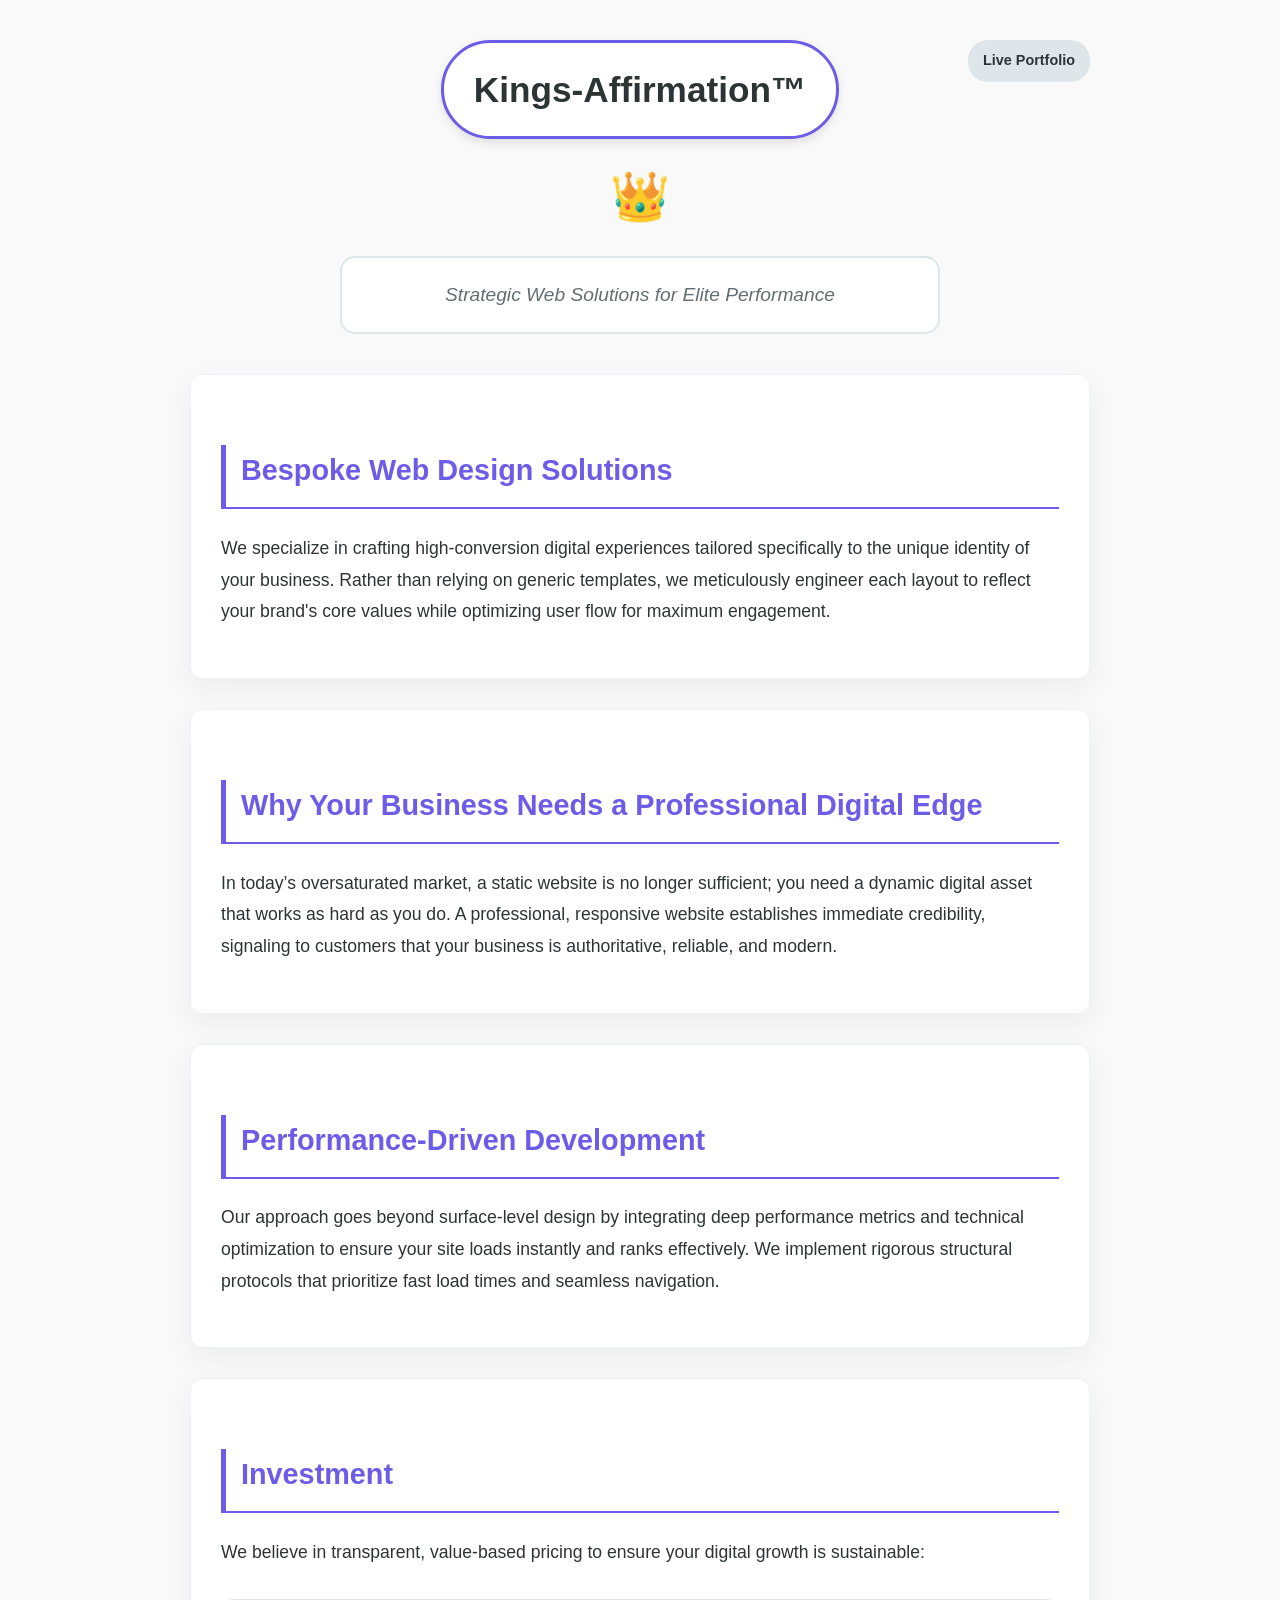
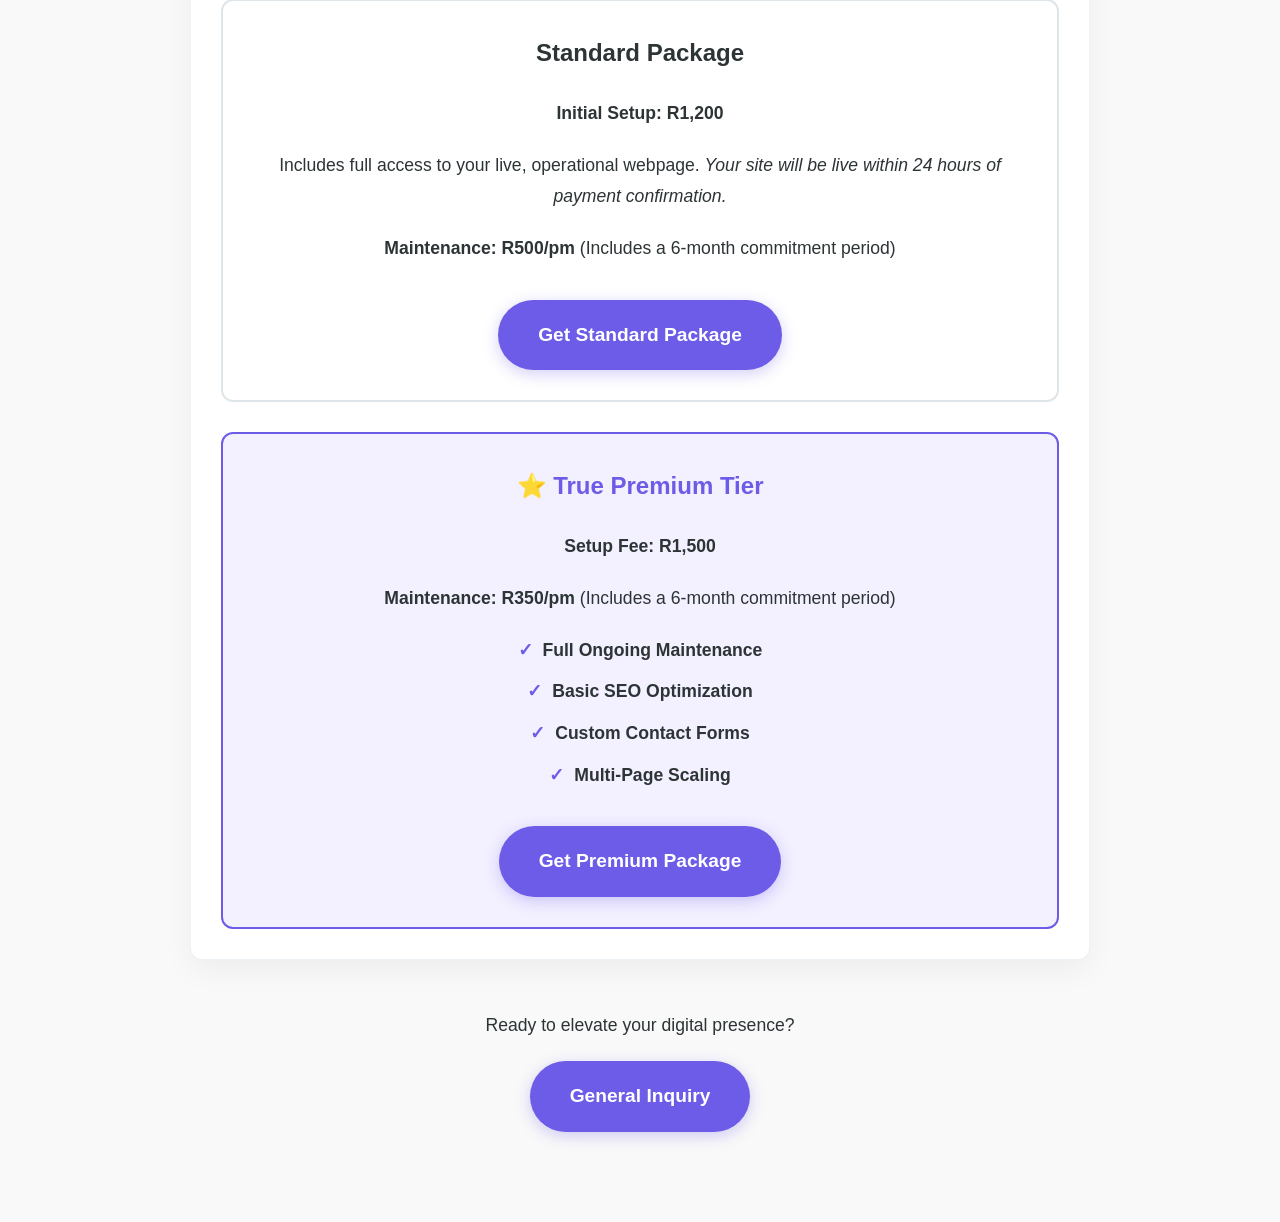
<file: index.html>
<!DOCTYPE html>
<html lang="en">
<head>
    <meta charset="UTF-8">
    <meta name="viewport" content="width=device-width, initial-scale=1.0">
    <title>Kings-Affirmation™ | Digital Excellence</title>
    <!-- Cache busting parameter forces immediate stylesheet refresh -->
    <link rel="stylesheet" href="style.css?v=3">
</head>
<body>

    <header class="main-header">
        <!-- Direct placement inside header container for correct top-right binding -->
        <a href="portfolio.html" class="portfolio-btn">Live Portfolio</a>
        
        <div class="brand-bubble">
            <h1>Kings-Affirmation™</h1>
        </div>
        <div class="crown-icon">👑</div>
        <div class="tagline-box">
            <p class="tagline">Strategic Web Solutions for Elite Performance</p>
        </div>
    </header>

    <main class="content-wrapper">
        <section class="service-card">
            <h2>Bespoke Web Design Solutions</h2>
            <p>We specialize in crafting high-conversion digital experiences tailored specifically to the unique identity of your business. Rather than relying on generic templates, we meticulously engineer each layout to reflect your brand's core values while optimizing user flow for maximum engagement.</p>
        </section>

        <section class="service-card">
            <h2>Why Your Business Needs a Professional Digital Edge</h2>
            <p>In today’s oversaturated market, a static website is no longer sufficient; you need a dynamic digital asset that works as hard as you do. A professional, responsive website establishes immediate credibility, signaling to customers that your business is authoritative, reliable, and modern.</p>
        </section>

        <section class="service-card">
            <h2>Performance-Driven Development</h2>
            <p>Our approach goes beyond surface-level design by integrating deep performance metrics and technical optimization to ensure your site loads instantly and ranks effectively. We implement rigorous structural protocols that prioritize fast load times and seamless navigation.</p>
        </section>

        <section class="service-card pricing-section">
            <h2>Investment</h2>
            <p>We believe in transparent, value-based pricing to ensure your digital growth is sustainable:</p>
            
            <div class="standard-package-card">
                <h3>Standard Package</h3>
                <p><strong>Initial Setup: R1,200</strong></p>
                <p>Includes full access to your live, operational webpage. <em>Your site will be live within 24 hours of payment confirmation.</em></p>
                <p><strong>Maintenance: R500/pm</strong> (Includes a 6-month commitment period)</p>
                <a href="https://wa.me/27672816583?text=Hello%20Israfeel%2C%20I%20am%20interested%20in%20your%20bespoke%20web%20design%20services%20and%20would%20like%20to%20get%20started%20with%20the%20Kings-Affirmation%E2%84%A2%20Standard%20Package.%0APlease%20let%20me%20know%20the%20next%20steps." class="cta-button">Get Standard Package</a>
            </div>

            <div class="premium-bundle">
                <h3>⭐ True Premium Tier</h3>
                <p><strong>Setup Fee: R1,500</strong></p>
                <p><strong>Maintenance: R350/pm</strong> (Includes a 6-month commitment period)</p>
                <ul class="premium-features">
                    <li>Full Ongoing Maintenance</li>
                    <li>Basic SEO Optimization</li>
                    <li>Custom Contact Forms</li>
                    <li>Multi-Page Scaling</li>
                </ul>
                <a href="https://wa.me/27672816583?text=Hello%20Israfeel%2C%20I%20am%20interested%20in%20your%20bespoke%20web%20design%20services%20and%20would%20like%20to%20get%20started%20with%20the%20Kings-Affirmation%E2%84%A2%20Premium%20Package.%20Please%20let%20me%20know%20the%20next%20steps." class="cta-button premium-cta">Get Premium Package</a>
            </div>
        </section>
    </main>

    <footer class="cta-container">
        <p>Ready to elevate your digital presence?</p>
        <a href="https://wa.me/27672816583?text=Hi%20Israfeel%2C%20I%20ve%20got%20some%20questions%20regarding%20Kings-Affirmation%E2%84%A2%2C%20%28%20insert%20inquiry%20%29.%20Please%20get%20back%20to%20me%20as%20soon%20as%20you%20can." class="cta-button">General Inquiry</a>
    </footer>

</body>
</html>
</file>
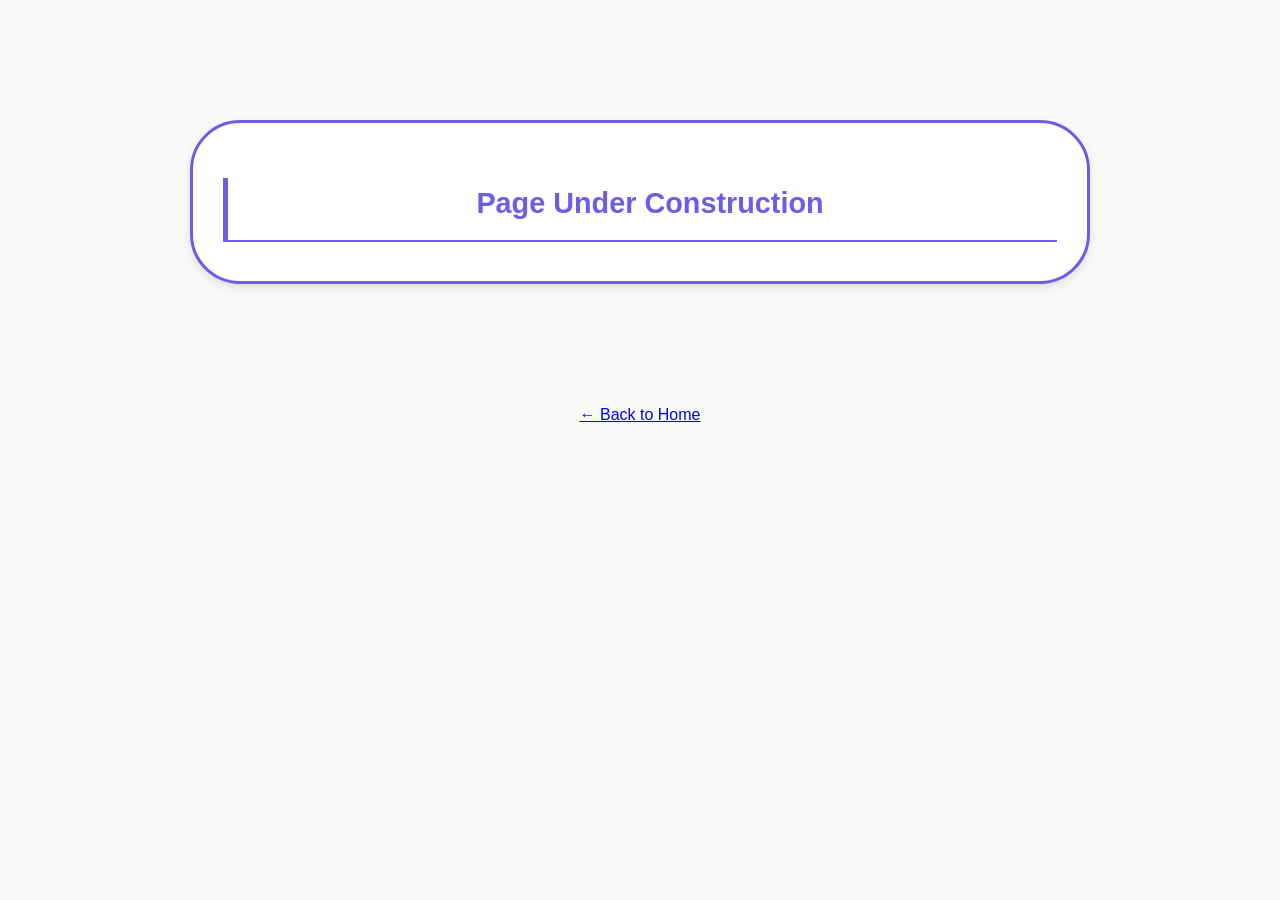
<file: portfolio.html>
<!DOCTYPE html>
<html lang="en">
<head>
    <meta charset="UTF-8">
    <title>Live Portfolio | Kings-Affirmation™</title>
    <link rel="stylesheet" href="style.css">
</head>
<body>
    <div class="content-wrapper" style="text-align: center; margin-top: 100px;">
        <div class="brand-bubble">
            <h2>Page Under Construction</h2>
        </div>
        <br><br>
        <a href="index.html">← Back to Home</a>
    </div>
</body>
</html>
</file>
<file: style.css>
/* Reset and global typography */
body { 
    font-family: 'Segoe UI', Tahoma, Geneva, Verdana, sans-serif; 
    line-height: 1.8; 
    max-width: 900px; 
    margin: 0 auto; 
    padding: 20px 20px 40px 20px; 
    color: #2d3436; 
    background-color: #f9f9f9;
}

/* Header Container Configuration */
.main-header {
    text-align: center;
    margin: 20px 0 40px 0;
    display: flex;
    flex-direction: column;
    align-items: center;
    position: relative; /* Serves as the precise parent coordinates root for the button */
    width: 100%;
}

.brand-bubble {
    background: #ffffff;
    padding: 15px 30px;
    border-radius: 50px;
    display: inline-block;
    border: 3px solid #6c5ce7;
    box-shadow: 0 4px 10px rgba(0,0,0,0.1);
}

.main-header h1 {
    font-size: 2.2rem;
    color: #2d3436;
    margin: 0;
}

.crown-icon { 
    font-size: 3rem; 
    margin: 15px 0; 
}

.tagline-box {
    border: 2px solid #dfe6e9;
    padding: 20px;
    border-radius: 15px;
    background: #ffffff;
    max-width: 600px;
    margin: 0 auto;
    width: 100%;
    box-sizing: border-box;
}

.tagline {
    font-size: 1.2rem;
    color: #636e72;
    font-style: italic;
    margin: 0;
}

/* Portfolio Button Desktop Placement */
.portfolio-btn {
    position: absolute;
    top: 0px; 
    right: 0px; 
    background: #dfe6e9;
    color: #2d3436;
    padding: 8px 15px;
    border-radius: 20px;
    text-decoration: none;
    font-size: 0.9rem;
    font-weight: 600;
    transition: background-color 0.2s;
    z-index: 100;
}

.portfolio-btn:hover {
    background: #b2bec3;
}

/* Headings Styling */
h2 {
    color: #6c5ce7;
    border-left: 5px solid #6c5ce7; 
    border-bottom: 2px solid #6c5ce7;
    padding-bottom: 10px;
    padding-left: 15px;
    margin-top: 40px;
    font-size: 1.8rem;
}

p { 
    margin-bottom: 20px; 
    font-size: 1.1rem; 
}

/* Content Layout Structure */
.content-wrapper {
    display: flex;
    flex-direction: column;
    gap: 30px;
    margin-top: 30px;
}

.service-card {
    background: #ffffff;
    padding: 30px;
    border-radius: 12px;
    box-shadow: 0 10px 30px rgba(0,0,0,0.05);
    border: 1px solid #edf2f7;
}

/* Package Container Component Layouts */
.standard-package-card, .premium-bundle {
    margin-top: 30px;
    padding: 30px;
    border-radius: 12px;
    text-align: center;
    box-sizing: border-box;
}

.standard-package-card {
    background: #ffffff;
    border: 2px solid #dfe6e9;
}

.standard-package-card h3 {
    color: #2d3436;
    margin-top: 0;
    font-size: 1.5rem;
}

.premium-bundle {
    background: #f3f0ff;
    border: 2px solid #6c5ce7;
}

.premium-bundle h3 {
    color: #6c5ce7;
    margin-top: 0;
    font-size: 1.5rem;
}

.premium-features {
    list-style: none;
    padding: 0;
    margin: 20px auto;
    max-width: 400px;
}

.premium-features li {
    margin-bottom: 10px;
    font-size: 1.1rem;
    font-weight: 600;
    color: #2d3436;
}

.premium-features li::before {
    content: "✓ ";
    color: #6c5ce7;
    font-weight: bold;
    margin-right: 5px;
}

.standard-package-card .cta-button,
.premium-bundle .cta-button {
    margin-top: 15px;
}

.premium-cta {
    background-color: #6c5ce7;
}

.premium-cta:hover {
    background-color: #5849c2;
}

.cta-container { 
    text-align: center; 
    margin: 50px 0; 
}

.cta-button { 
    display: inline-block; 
    padding: 18px 40px; 
    background-color: #6c5ce7; 
    color: #ffffff; 
    text-decoration: none; 
    font-weight: 700; 
    font-size: 1.2rem;
    border-radius: 50px; 
    transition: transform 0.2s, background-color 0.2s;
    box-shadow: 0 4px 15px rgba(108, 92, 231, 0.3);
}

.cta-button:hover { 
    background-color: #5849c2; 
    transform: translateY(-3px);
}

/* Mobile Responsive Adjustments */
@media (max-width: 768px) {
    body {
        padding: 10px 15px 20px 15px; 
    }

    /* Creates clear spacing context at the top of the header element */
    .main-header {
        margin: 0 0 30px 0;
        padding-top: 50px; 
    }

    /* Snaps the button cleanly to the top-right corner zone */
    .portfolio-btn {
        position: absolute !important;
        top: 0px !important;
        right: 0px !important;
        left: auto !important;
        margin: 0 !important;
        transform: none !important;
    }

    .brand-bubble {
        padding: 10px 20px;
        max-width: 90%;
    }

    .main-header h1 {
        font-size: 1.6rem;
    }

    .tagline-box {
        padding: 15px;
    }

    .tagline {
        font-size: 1rem;
    }
    
    h2 {
        font-size: 1.4rem;
    }
}
</file>
